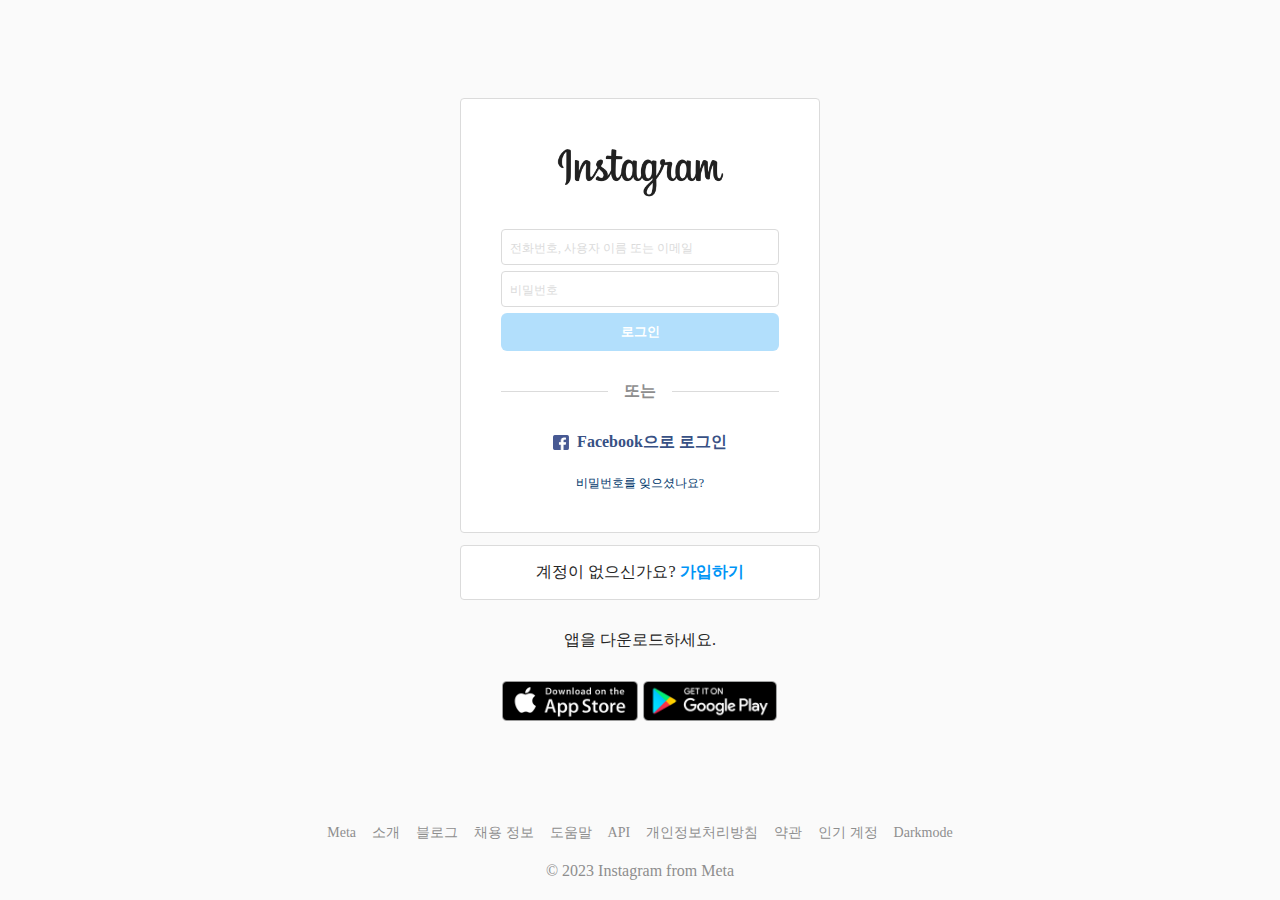
<file: index.html>
<!DOCTYPE html>
<html lang="en">
  <head>
    <meta charset="UTF-8" />
    <meta name="viewport" content="width=device-width, initial-scale=1.0" />
    <!-- favicon -->
    <link rel="apple-touch-icon" sizes="180x180" href="/apple-touch-icon.png" />
    <link
      rel="icon"
      type="image/png"
      sizes="32x32"
      href="./assets/favicon/favicon-32x32.png"
    />
    <link
      rel="icon"
      type="image/png"
      sizes="16x16"
      href="./assets/favicon/favicon-16x16.png"
    />
    <!-- css / js -->
    <link rel="stylesheet" href="./style.css" />
    <script src="./script.js" defer></script>
    <title>로그인 • Instagram</title>
  </head>
  <body>
    <div class="wrapper">
      <div class="form-container">
        <div class="box input-box">
          <h1 class="logo">
            <a class="light-logo" href="#">
              <img
                src="./assets/images/logo-light.png"
                alt="insta-logo-light"
              />
            </a>
            <a class="dark-logo" href="#">
              <img src="./assets/images/logo-dark.png" alt="insta-logo-dark" />
            </a>
          </h1>

          <form id="login-form" class="login-form" action="">
            <div class="animate-input">
              <input id="userid" type="text" />
              <span>전화번호, 사용자 이름 또는 이메일</span>
            </div>
            <div class="animate-input userpw">
              <input id="userpw" type="password" />
              <span>비밀번호</span>
              <button id="pw-visible" type="button">비밀번호 표시</button>
            </div>
            <button id="submit-btn" class="btn-blue" type="submit" disabled>
              로그인
            </button>
          </form>

          <div class="or-box">
            <div></div>
            <div>또는</div>
            <div></div>
          </div>

          <div class="fb-btn">
            <a href="#">
              <img
                src="./assets/images/facebook-icon.png"
                alt="facebook-icon"
              />
              <span>Facebook으로 로그인</span>
            </a>
          </div>

          <a href="#" class="forgot-pw">비밀번호를 잊으셨나요?</a>
        </div>

        <div class="box join-box">
          <p>
            계정이 없으신가요?
            <a href="./join/index.html"><span>가입하기</span></a>
          </p>
        </div>

        <p class="app-txt">앱을 다운로드하세요.</p>
        <div class="app-down">
          <a href="#">
            <img src="./assets/images/app-store.png" alt="app-store" />
          </a>
          <a href="#">
            <img src="./assets/images/gg-play.png" alt="google-play" />
          </a>
        </div>
      </div>

      <footer>
        <ul class="footer-menu-list">
          <li><a href="#">Meta</a></li>
          <li><a href="#">소개</a></li>
          <li><a href="#">블로그</a></li>
          <li><a href="#">채용 정보</a></li>
          <li><a href="#">도움말</a></li>
          <li><a href="#">API</a></li>
          <li><a href="#">개인정보처리방침</a></li>
          <li><a href="#">약관</a></li>
          <li><a href="#">인기 계정</a></li>
          <li><a id="mode-toggle" href="#">Darkmode</a></li>
        </ul>

        <p class="copyright">© 2023 Instagram from Meta</p>
      </footer>
    </div>
  </body>
</html>
</file>
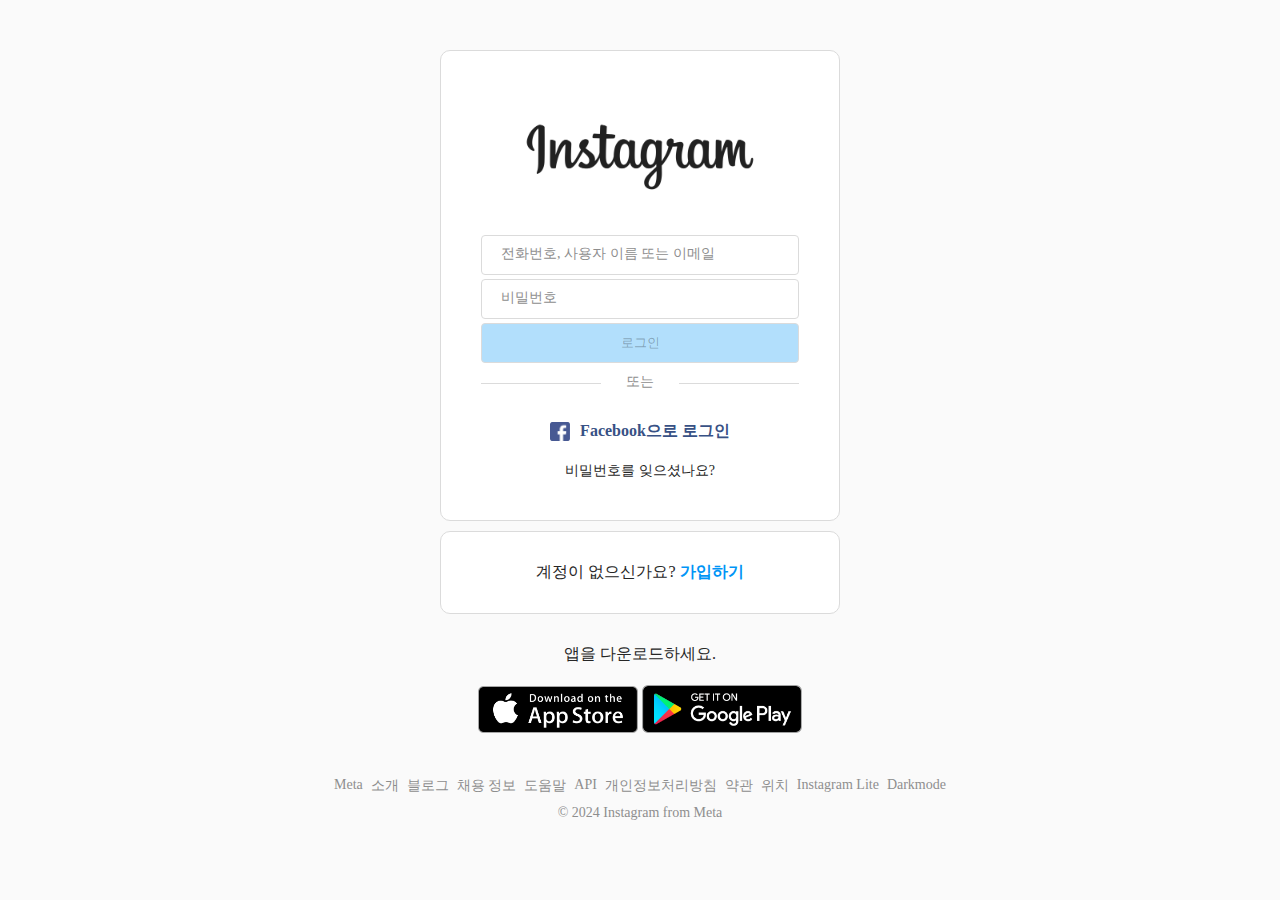
<file: practice.html>
<!DOCTYPE html>
<html lang="en">
  <head>
    <meta charset="UTF-8" />
    <meta name="viewport" content="width=device-width, initial-scale=1.0" />
    <!-- favicon -->
    <link rel="apple-touch-icon" sizes="180x180" href="/apple-touch-icon.png" />
    <link
      rel="icon"
      type="image/png"
      sizes="32x32"
      href="./assets/favicon/favicon-32x32.png"
    />
    <link
      rel="icon"
      type="image/png"
      sizes="16x16"
      href="./assets/favicon/favicon-16x16.png"
    />
    <link rel="manifest" href="/site.webmanifest" />
    <meta name="msapplication-TileColor" content="#da532c" />
    <meta name="theme-color" content="#ffffff" />
    <!-- css / js -->
    <link rel="stylesheet" href="./practice/style.css" />
    <script src="./practice/script.js" defer></script>
    <title>Instagram | 로그인</title>
  </head>
  <body>
    <div class="wrapper">
      <div class="signin-con">
        <h1 class="logo">
          <img
            class="light-logo"
            src="./assets/images/logo-light.png"
            alt="logo-light"
          />
          <img
            class="dark-logo"
            src="./assets/images/logo-dark.png"
            alt="logo-dark"
          />
        </h1>
        <form id="login" action="" method="get">
          <div class="input-box id-box">
            <input type="text" name="userid" id="userid" />
            <span>전화번호, 사용자 이름 또는 이메일</span>
          </div>
          <div class="input-box pw-box">
            <input type="password" name="userpw" id="userpw" />
            <span>비밀번호</span>
            <button class="pw-mode hide">비밀번호 표시</button>
          </div>
          <button id="submit-btn" type="submit" disabled>로그인</button>
        </form>
        <p class="divider">또는</p>
        <a href="#" class="facebook-link">
          <img src="./assets/images/facebook-icon.png" alt="facebook-icon" />
          <span>Facebook으로 로그인</span>
        </a>
        <a href="#">비밀번호를 잊으셨나요?</a>
      </div>
      <div class="signup-con">
        <span>계정이 없으신가요?</span>
        <a href="#">가입하기</a>
      </div>
      <div class="download-con">
        <p>앱을 다운로드하세요.</p>
        <a href="#">
          <img src="./assets/images/app-store.png" alt="app-store" />
        </a>
        <a href="#">
          <img src="./assets/images/gg-play.png" alt="gg-play" />
        </a>
      </div>
    </div>
    <div class="bottom-links">
      <div class="links">
        <a href="#">Meta</a>
        <a href="#">소개</a>
        <a href="#">블로그</a>
        <a href="#">채용 정보</a>
        <a href="#">도움말</a>
        <a href="#">API</a>
        <a href="#">개인정보처리방침</a>
        <a href="#">약관</a>
        <a href="#">위치</a>
        <a href="#">Instagram Lite</a>
        <a href="#" class="darkmode-btn">Darkmode</a>
      </div>
      <p>© 2024 Instagram from Meta</p>
    </div>
  </body>
</html>
</file>
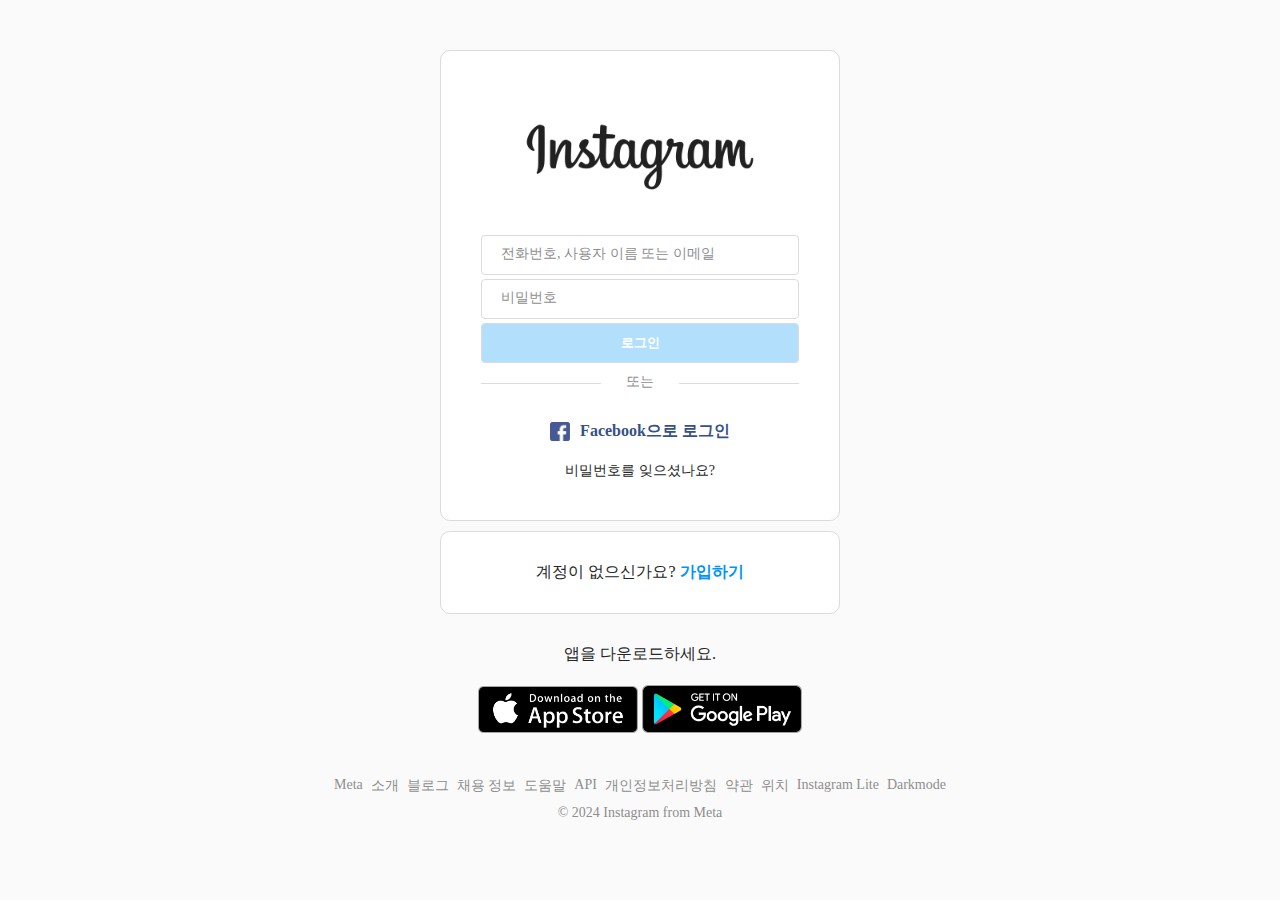
<file: practice/practice.html>
<!DOCTYPE html>
<html lang="en">
  <head>
    <meta charset="UTF-8" />
    <meta name="viewport" content="width=device-width, initial-scale=1.0" />
    <title>Instagram | 로그인</title>
    <!-- favicon -->
    <link
      rel="icon"
      type="image/png"
      sizes="32x32"
      href="../assets/favicon/favicon-32x32.png"
    />
    <link
      rel="icon"
      type="image/png"
      sizes="16x16"
      href="../assets/favicon/favicon-16x16.png"
    />
    <!-- css / js -->
    <link rel="stylesheet" href="./style.css" />
    <script src="./script.js" defer></script>
  </head>
  <body>
    <div class="wrapper">
      <div class="signin-con">
        <h1 class="logo">
          <img
            class="light-logo"
            src="../assets/images/logo-light.png"
            alt="logo-light"
          />
          <img
            class="dark-logo"
            src="../assets/images/logo-dark.png"
            alt="logo-dark"
          />
        </h1>
        <form id="login" method="get">
          <div class="input-box id-box">
            <input type="text" name="userid" id="userid" />
            <span>전화번호, 사용자 이름 또는 이메일</span>
          </div>
          <div class="input-box pw-box">
            <input type="password" name="userpw" id="userpw" />
            <span>비밀번호</span>
            <button class="pw-mode hide">비밀번호 표시</button>
          </div>
          <button id="submit-btn" class="btn-blue" type="submit" disabled>
            로그인
          </button>
        </form>
        <p class="divider">또는</p>
        <a href="#" class="facebook-link">
          <img src="../assets/images/facebook-icon.png" alt="facebook-icon" />
          <span>Facebook으로 로그인</span>
        </a>
        <a href="#">비밀번호를 잊으셨나요?</a>
      </div>
      <div class="signup-con">
        <span>계정이 없으신가요?</span>
        <a href="#">가입하기</a>
      </div>
      <div class="download-con">
        <p>앱을 다운로드하세요.</p>
        <a href="#">
          <img src="../assets/images/app-store.png" alt="app-store" />
        </a>
        <a href="#">
          <img src="../assets/images/gg-play.png" alt="gg-play" />
        </a>
      </div>
    </div>
    <div class="bottom-links">
      <ul class="links">
        <li><a href="#">Meta</a></li>
        <li><a href="#">소개</a></li>
        <li><a href="#">블로그</a></li>
        <li><a href="#">채용 정보</a></li>
        <li><a href="#">도움말</a></li>
        <li><a href="#">API</a></li>
        <li><a href="#">개인정보처리방침</a></li>
        <li><a href="#">약관</a></li>
        <li><a href="#">위치</a></li>
        <li><a href="#">Instagram Lite</a></li>
        <li><a href="#" class="darkmode-btn">Darkmode</a></li>
      </ul>
      <p>© 2024 Instagram from Meta</p>
    </div>
  </body>
</html>
</file>
<file: style.css>
@charset "utf-8";

:root {
  --body-bg: #fafafa;
  --box-bg: #fff;
  --box-border-color: #dbdbdb;
  --txt-color: #262626;
  --txt-second-color: #8e8e8e;
  --light-blue: #0095f6;
  --dark-blue: #00376b;
  --fb-color: #385185;
}

.dark {
  --body-bg: #151515;
  --box-bg: #353535;
  --box-border-color: #666565;
  --txt-color: #d2d2d2;
}

* {
  margin: 0;
  padding: 0;
  box-sizing: border-box;
}

body {
  background-color: var(--body-bg);
  color: var(--txt-color);
}

a {
  text-decoration: none;
}

li {
  list-style: none;
}

input,
button {
  border: none;
  outline: none;
  background-color: transparent;
}

.btn-blue {
  width: 100%;
  padding: 10px 0;
  color: #fff;
  background-color: var(--light-blue);
  border-radius: 6px;
  font-weight: 700;
  cursor: pointer;
}

.wrapper {
  height: 100vh;
  display: flex;
  flex-direction: column;
  align-items: center;
  justify-content: space-between;
}

.form-container {
  flex-grow: 1;
  display: flex;
  flex-direction: column;
  align-items: center;
  justify-content: center;
  width: 360px;
}

.box {
  width: 100%;
  border: 1px solid var(--box-border-color);
  border-radius: 4px;
  text-align: center;
  background-color: var(--box-bg);
}
.input-box {
  padding: 40px;
}

.logo {
  width: 175px;
  height: 50px;
  margin: 0 auto;
}
.logo img {
  width: 100%;
  object-fit: contain;
}

.dark-logo {
  display: none;
}

/* Darkmode 변경 시 로고 */
.dark .dark-logo {
  display: block;
}
.dark .light-logo {
  display: none;
}

.login-form {
  margin-top: 40px;
}

.animate-input {
  position: relative;
  height: 36px;
  margin: 6px 0;
  padding: 0 8px;
  border: 1px solid var(--box-border-color);
  border-radius: 4px;
}
.animate-input.active {
  padding: 4px 8px 0;
}

.animate-input input {
  width: 100%;
  height: 100%;
}

.animate-input span {
  position: absolute;
  top: 10px;
  left: 8px;
  font-size: 12px;
  color: var(--box-border-color);
  pointer-events: none;
  transition: all 200ms ease-in-out;
}
.animate-input.active span {
  top: 2px;
  font-size: 10px;
}

.userpw button {
  display: none;
  position: absolute;
  top: 8px;
  right: 8px;
  font-weight: 700;
  cursor: pointer;
}

.dark .userpw button {
  color: #fff;
}
.animate-input.active button {
  display: inline;
}

/* 타입 submit인 버튼 disabled 상태일 때*/
button[type="submit"]:disabled {
  cursor: not-allowed;
  background-color: rgba(0, 149, 246, 0.3);
}

.or-box {
  display: flex;
  align-items: center;
}
.or-box div:nth-child(odd) {
  flex-grow: 1;
  height: 1px;
  background-color: var(--box-border-color);
}
.or-box div:nth-child(2) {
  margin: 30px 16px;
  color: var(--txt-second-color);
  font-weight: 700;
}

.fb-btn a {
  display: flex;
  justify-content: center;
  align-items: center;
}
.fb-btn img {
  width: 16px;
  height: 16px;
  object-fit: contain;
  margin-right: 8px;
}
.fb-btn span {
  color: var(--fb-color);
  font-weight: 700;
}

.forgot-pw {
  display: inline-block;
  margin-top: 22px;
  font-size: 12px;
  color: var(--dark-blue);
}
.dark .forgot-pw {
  color: #fff;
}
.forgot-pw:hover {
  font-weight: 700;
}

.join-box {
  margin-top: 12px;
  padding: 16px 0;
}
.join-box span {
  color: var(--light-blue);
  font-weight: 700;
  cursor: pointer;
}

.app-txt {
  margin: 30px 0;
}
.app-down img {
  width: 136px;
  height: 40px;
  object-fit: contain;
}

footer {
  text-align: center;
}
.footer-menu-list {
  display: flex;
  justify-content: center;
  flex-wrap: wrap;
}
.footer-menu-list a {
  padding: 0 8px;
  font-size: 14px;
  color: var(--txt-second-color);
}

.copyright {
  margin: 20px 0;
  color: var(--txt-second-color);
}
</file>
<file: practice/style.css>
@charset "utf-8";

:root {
  --body-bg: #fafafa;
  --box-bg: #fff;
  --box-border-color: #dbdbdb;
  --txt-color: #262626;
  --txt-second-color: #8e8e8e;
  --btn-bg: #0095f6;
  --btn-color: #fff;
  --fb-color: #385185;
  --a-color: #00376b;
}

.dark {
  --body-bg: #151515;
  --box-bg: #353535;
  --box-border-color: #666565;
  --txt-color: #d2d2d2;
}

* {
  margin: 0;
  padding: 0;
  box-sizing: border-box;
}

a {
  text-decoration: none;
  color: var(--txt-color);
}

body {
  background-color: var(--body-bg);
  color: var(--txt-color);
}

.btn-blue {
  background-color: var(--btn-bg);
  color: var(--btn-color);
  font-weight: 700;
  cursor: pointer;
}

.signin-con {
  width: 400px;
  margin: 50px auto 0;
  padding: 40px;
  display: flex;
  flex-direction: column;
  align-items: center;
  border-radius: 10px;
  border: 1px solid var(--box-border-color);
  background-color: var(--box-bg);
}

.logo {
  width: 240px;
  height: 100px;
  margin: 20px auto;
}
.logo img {
  width: 100%;
}

.dark-logo {
  display: none;
}
body.dark .light-logo {
  display: none;
}
body.dark .dark-logo {
  display: block;
}

#login {
  width: 100%;
}

.input-box {
  margin: 4px 0;
  position: relative;
}
.input-box span {
  /* border: 1px solid red; */
  position: absolute;
  top: 50%;
  left: 0;
  transform: translateY(-50%);
  width: 100%;
  height: 50%;
  font-size: 14px;
  padding-left: 20px;
  color: var(--txt-second-color);
  pointer-events: none;
  transition: 200ms;
}
.input-box span.active {
  top: 2px;
  transform: translateY(0);
  font-size: 12px;
}
.input-box .pw-mode {
  display: none;
  position: absolute;
  top: 50%;
  right: 10px;
  transform: translateY(-50%);
  background-color: transparent;
  border: none;
}
.input-box .pw-mode.active {
  display: inline;
}

#userid,
#userpw,
#submit-btn {
  width: 100%;
  height: 40px;
  border: 1px solid var(--box-border-color);
  border-radius: 4px;
}
#userid,
#userpw {
  /* border: 1px solid red; */
  padding-left: 20px;
  padding-top: 10px;
  outline: none;
}

/* 타입 submit인 버튼 disabled 상태일 때*/
button[type="submit"]:disabled {
  cursor: not-allowed;
  background-color: rgba(0, 149, 246, 0.3);
}

.divider {
  width: 100%;
  padding: 10px 0;
  text-align: center;
  font-size: 14px;
  color: var(--txt-second-color);
  position: relative;
}
.divider::before,
.divider::after {
  content: "";
  border-bottom: 1px solid var(--box-border-color);
  width: 120px;
  height: 1px;
  position: absolute;
  top: 50%;
}
.divider::before {
  left: 0;
}
.divider::after {
  right: 0;
}

.facebook-link {
  width: 100%;
  padding: 20px 0;
  display: flex;
  justify-content: center;
  align-items: center;
}
.facebook-link img {
  width: 20px;
}
.facebook-link span {
  color: var(--fb-color);
  font-weight: 700;
  padding-left: 10px;
}

.facebook-link + a {
  font-size: 14px;
}
.facebook-link + a:hover {
  cursor: pointer;
  font-weight: 700;
}

.signup-con {
  width: 400px;
  text-align: center;
  margin: 10px auto;
  padding: 30px;
  border-radius: 10px;
  border: 1px solid var(--box-border-color);
  background-color: var(--box-bg);
}
.signup-con a {
  color: var(--btn-bg);
  font-weight: 700;
}

.download-con {
  width: 400px;
  margin: 10px auto;

  text-align: center;
}
.download-con p {
  padding: 20px 0;
}

.download-con a img {
  width: 160px;
}

.bottom-links {
  width: 80%;
  margin: 40px auto 0;
  text-align: center;
  font-size: 14px;
}
.bottom-links .links {
  display: flex;
  justify-content: center;
  flex-wrap: wrap;
}
.bottom-links .links li {
  list-style: none;
}
.bottom-links .links a {
  color: var(--txt-second-color);
  padding: 0 4px;
}
.bottom-links .links a:hover {
  text-decoration: underline;
}
.bottom-links p {
  color: var(--txt-second-color);
  padding: 10px 0;
}
</file>
